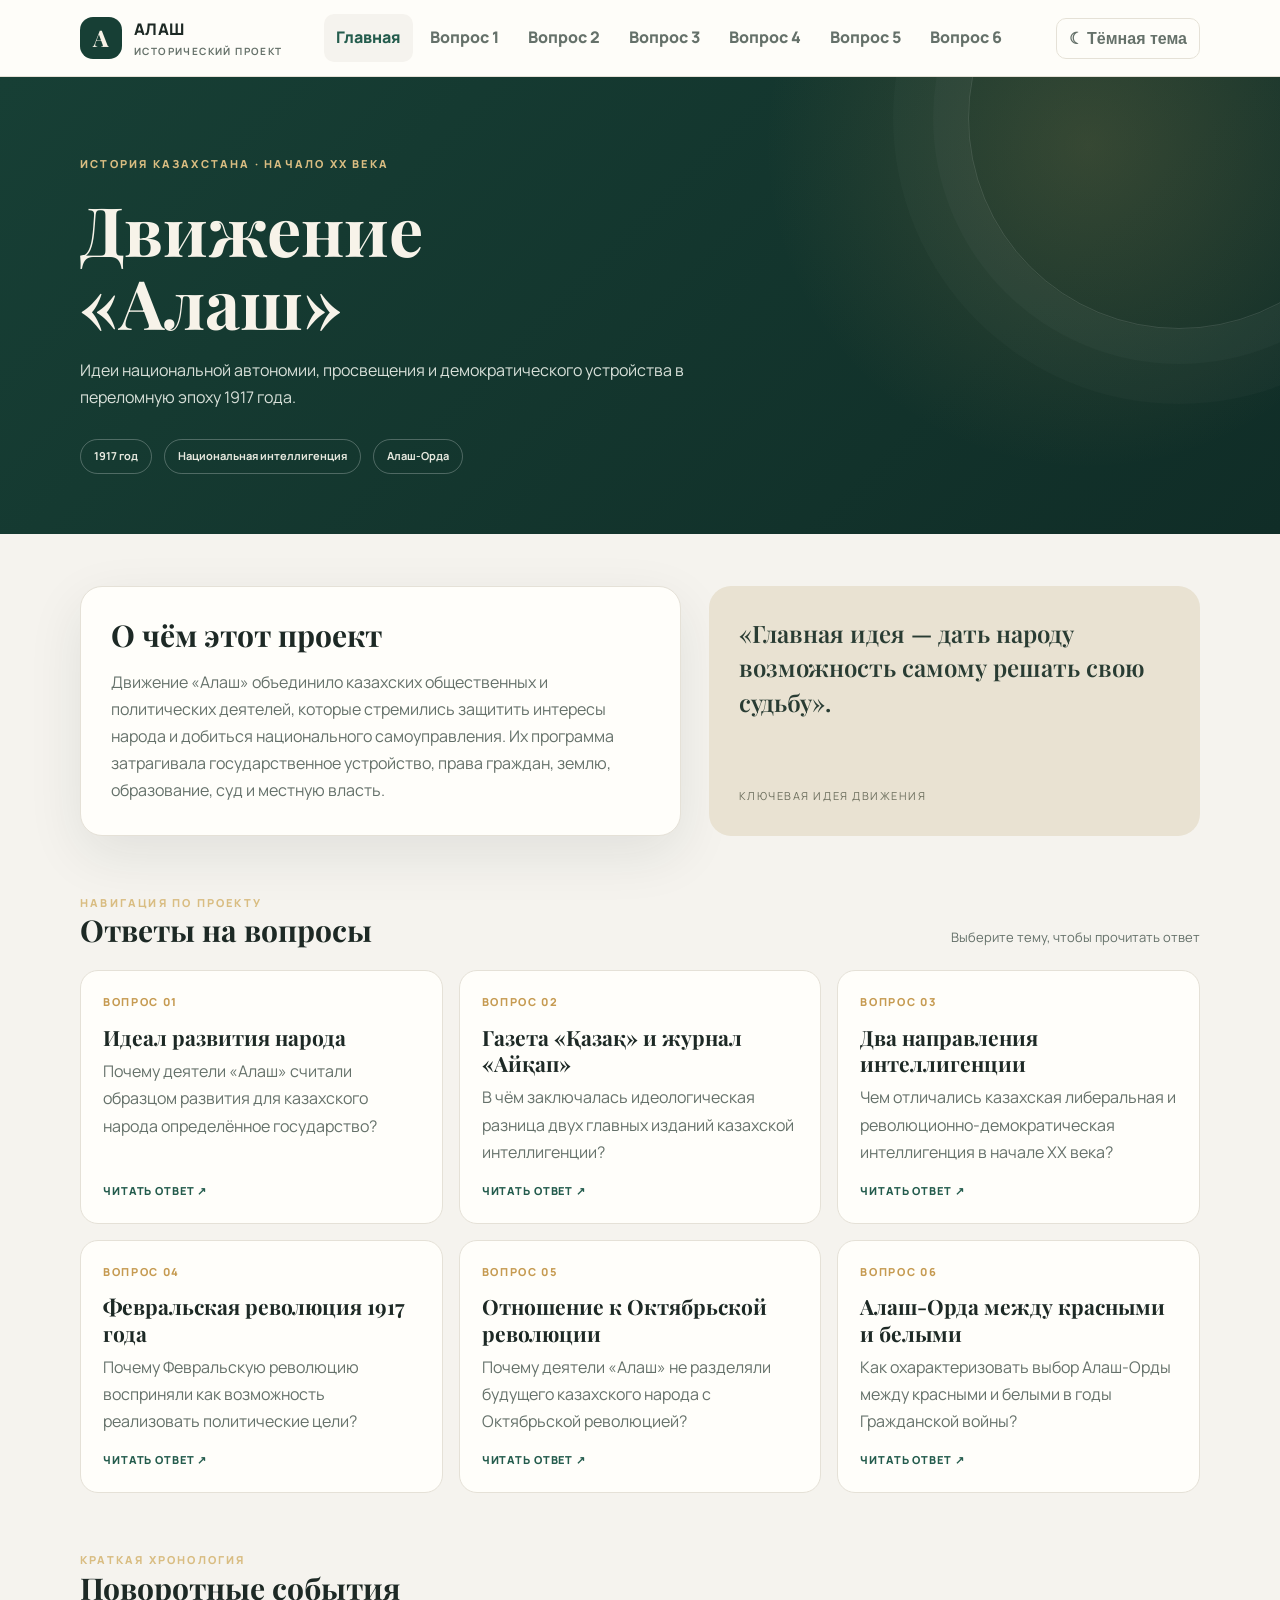
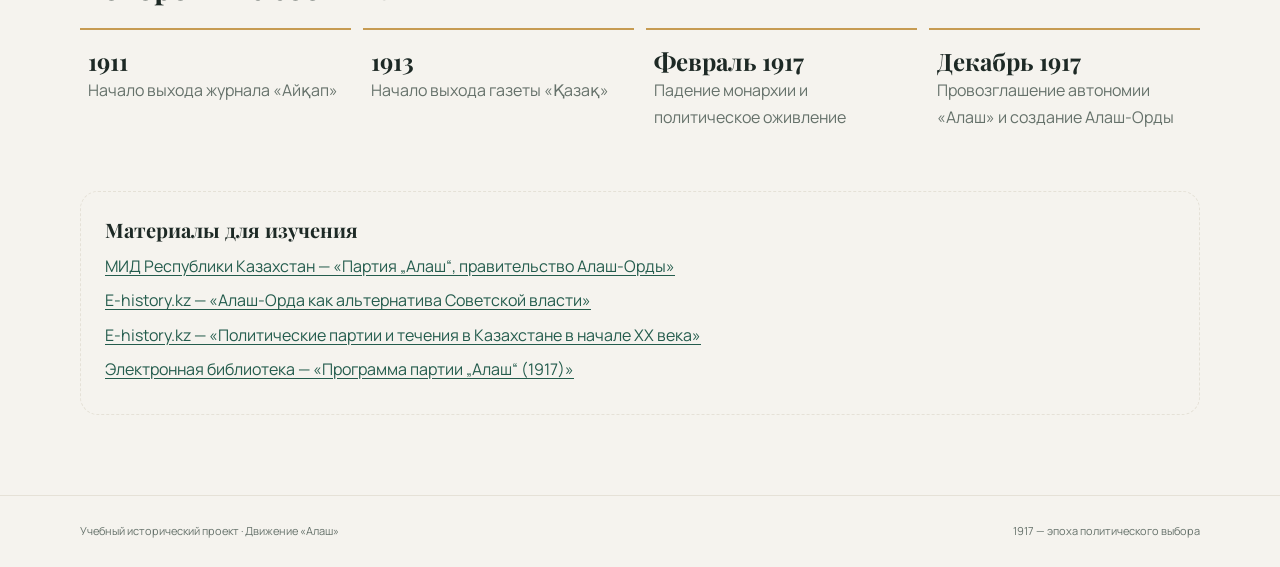
<file: index.html>
<!doctype html><html lang="ru"><head><meta charset="utf-8"><meta name="viewport" content="width=device-width,initial-scale=1"><meta name="description" content="Исторический проект о движении Алаш"><title>Главная — Движение «Алаш»</title><link rel="stylesheet" href="style.css"></head><body>
<header><div class="wrap nav"><a class="brand" href="index.html"><span class="mark">А</span><span>АЛАШ <small>исторический проект</small></span></a><nav><a href="index.html">Главная</a><a href="q1.html">Вопрос 1</a><a href="q2.html">Вопрос 2</a><a href="q3.html">Вопрос 3</a><a href="q4.html">Вопрос 4</a><a href="q5.html">Вопрос 5</a><a href="q6.html">Вопрос 6</a></nav><button class="theme">☾ Тёмная тема</button></div></header><section class="hero"><div class="wrap"><div class="kicker">История Казахстана · начало XX века</div><h1>Движение<br>«Алаш»</h1><p>Идеи национальной автономии, просвещения и демократического устройства в переломную эпоху 1917 года.</p><div class="hero-meta"><span class="pill">1917 год</span><span class="pill">Национальная интеллигенция</span><span class="pill">Алаш-Орда</span></div></div></section>
<main class="wrap"><section class="intro"><div class="panel"><h2>О чём этот проект</h2><p>Движение «Алаш» объединило казахских общественных и политических деятелей, которые стремились защитить интересы народа и добиться национального самоуправления. Их программа затрагивала государственное устройство, права граждан, землю, образование, суд и местную власть.</p></div><div class="quote"><blockquote>«Главная идея — дать народу возможность самому решать свою судьбу».</blockquote><span>Ключевая идея движения</span></div></section>
<div class="section-head"><div><div class="kicker">Навигация по проекту</div><h2 class="section-title">Ответы на вопросы</h2></div><p>Выберите тему, чтобы прочитать ответ</p></div><section class="cards"><a class="qcard" href="q1.html"><span class="number">ВОПРОС 01</span><h3>Идеал развития народа</h3><p>Почему деятели «Алаш» считали образцом развития для казахского народа определённое государство?</p><span class="more">Читать ответ ↗</span></a><a class="qcard" href="q2.html"><span class="number">ВОПРОС 02</span><h3>Газета «Қазақ» и журнал «Айқап»</h3><p>В чём заключалась идеологическая разница двух главных изданий казахской интеллигенции?</p><span class="more">Читать ответ ↗</span></a><a class="qcard" href="q3.html"><span class="number">ВОПРОС 03</span><h3>Два направления интеллигенции</h3><p>Чем отличались казахская либеральная и революционно-демократическая интеллигенция в начале XX века?</p><span class="more">Читать ответ ↗</span></a><a class="qcard" href="q4.html"><span class="number">ВОПРОС 04</span><h3>Февральская революция 1917 года</h3><p>Почему Февральскую революцию восприняли как возможность реализовать политические цели?</p><span class="more">Читать ответ ↗</span></a><a class="qcard" href="q5.html"><span class="number">ВОПРОС 05</span><h3>Отношение к Октябрьской революции</h3><p>Почему деятели «Алаш» не разделяли будущего казахского народа с Октябрьской революцией?</p><span class="more">Читать ответ ↗</span></a><a class="qcard" href="q6.html"><span class="number">ВОПРОС 06</span><h3>Алаш-Орда между красными и белыми</h3><p>Как охарактеризовать выбор Алаш-Орды между красными и белыми в годы Гражданской войны?</p><span class="more">Читать ответ ↗</span></a></section><div class="section-head"><div><div class="kicker">Краткая хронология</div><h2 class="section-title">Поворотные события</h2></div></div><section class="timeline"><div class="event"><b>1911</b><span>Начало выхода журнала «Айқап»</span></div><div class="event"><b>1913</b><span>Начало выхода газеты «Қазақ»</span></div><div class="event"><b>Февраль 1917</b><span>Падение монархии и политическое оживление</span></div><div class="event"><b>Декабрь 1917</b><span>Провозглашение автономии «Алаш» и создание Алаш-Орды</span></div></section>
<div class="sources"><h3>Материалы для изучения</h3>
<a href="https://www.gov.kz/memleket/entities/mfa-london/press/article/details/74414?lang=ru" target="_blank" rel="noopener">МИД Республики Казахстан — «Партия „Алаш“, правительство Алаш-Орды»</a>
<a href="https://e-history.kz/ru/history-of-kazakhstan/show/9204" target="_blank" rel="noopener">E-history.kz — «Алаш-Орда как альтернатива Советской власти»</a>
<a href="https://e-history.kz/media/scorm/392/text/text.htm" target="_blank" rel="noopener">E-history.kz — «Политические партии и течения в Казахстане в начале XX века»</a>
<a href="https://mylibrary.kz/stati/istoriya/programma-partii-alash-1917/" target="_blank" rel="noopener">Электронная библиотека — «Программа партии „Алаш“ (1917)»</a>
</div></main>
<footer><div class="wrap foot"><span>Учебный исторический проект · Движение «Алаш»</span><span>1917 — эпоха политического выбора</span></div></footer><script src="script.js"></script></body></html>
</file>
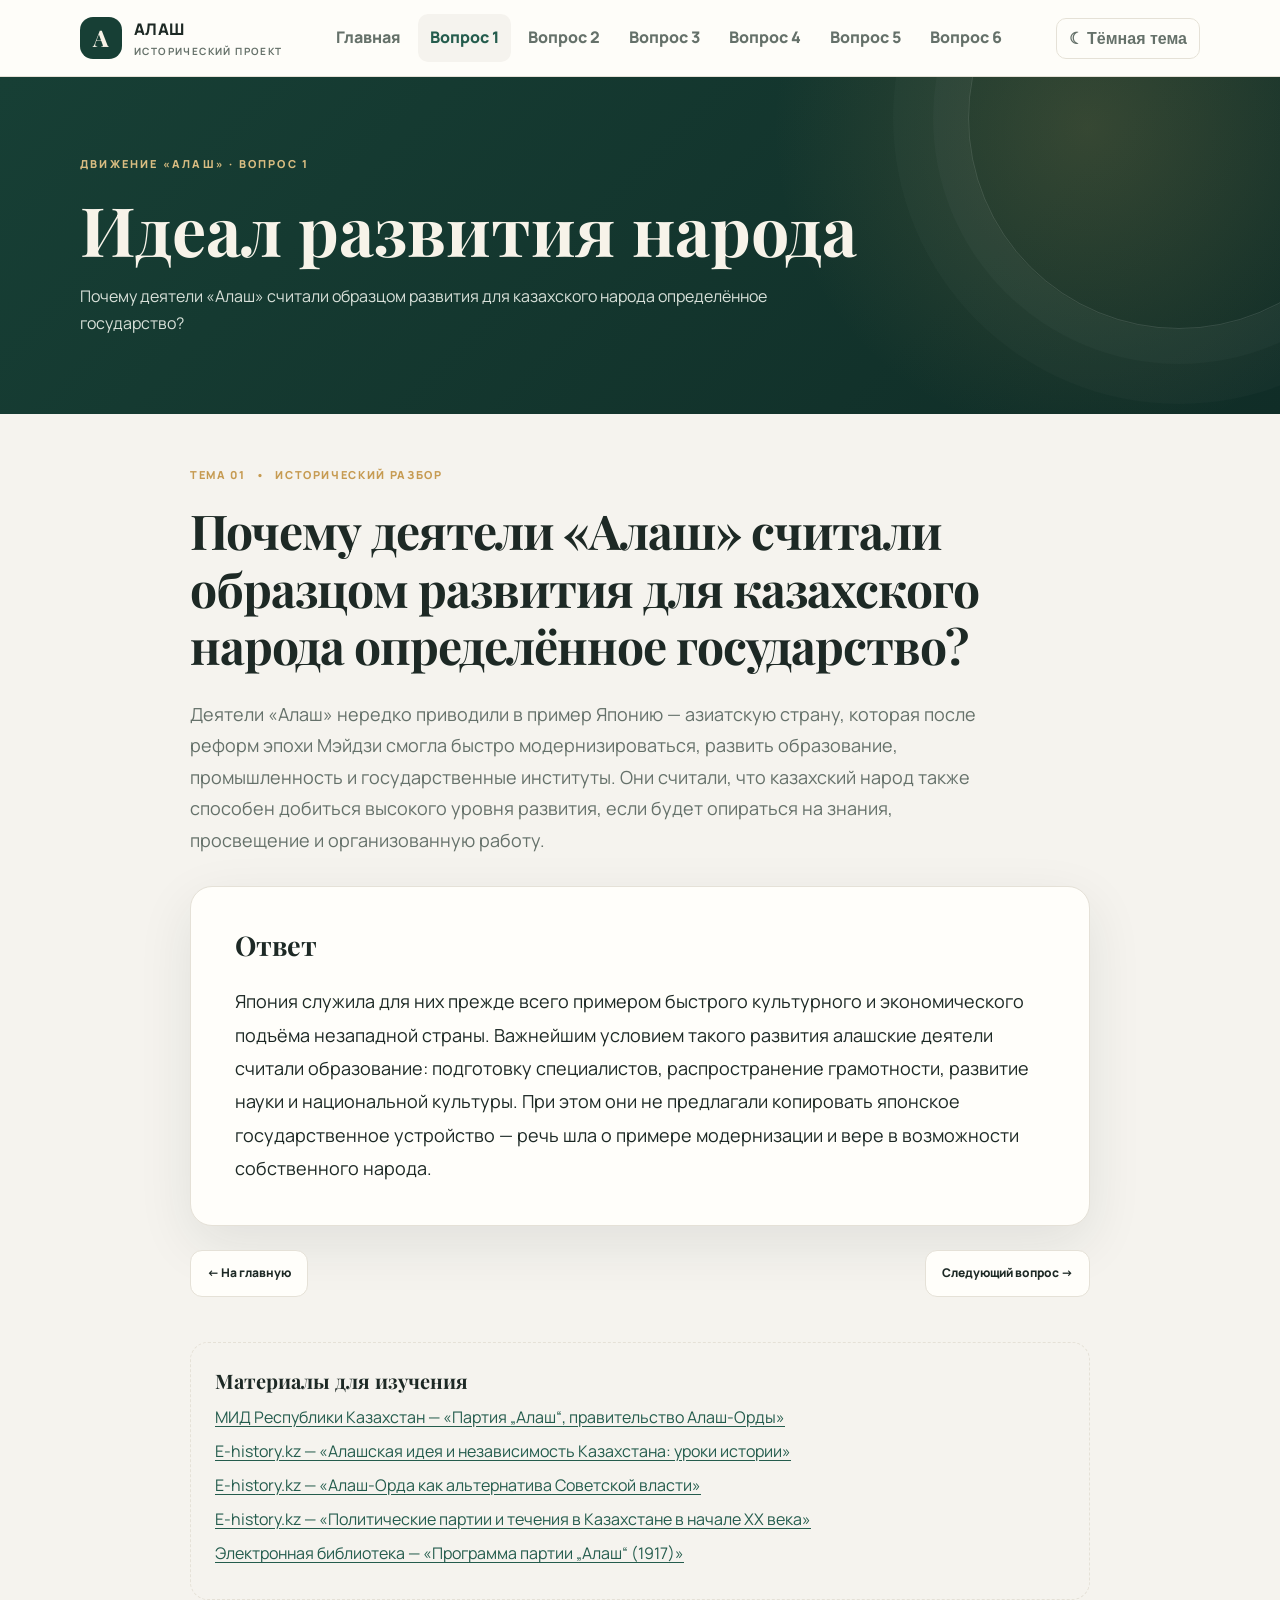
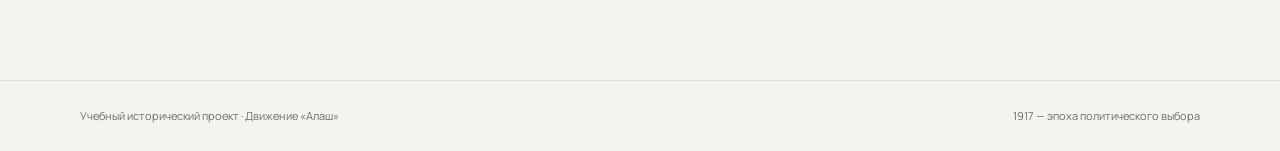
<file: q1.html>
<!doctype html>
<html lang="ru">

<head>
    <meta charset="utf-8">
    <meta name="viewport" content="width=device-width,initial-scale=1">
    <meta name="description" content="Исторический проект о движении Алаш">
    <title>Идеал развития народа — Движение «Алаш»</title>
    <link rel="stylesheet" href="style.css">
</head>

<body>
    <header>
        <div class="wrap nav"><a class="brand" href="index.html"><span class="mark">А</span><span>АЛАШ
                    <small>исторический проект</small></span></a>
            <nav><a href="index.html">Главная</a><a href="q1.html">Вопрос 1</a><a href="q2.html">Вопрос 2</a><a
                    href="q3.html">Вопрос 3</a><a href="q4.html">Вопрос 4</a><a href="q5.html">Вопрос 5</a><a
                    href="q6.html">Вопрос 6</a></nav><button class="theme">☾ Тёмная тема</button>
        </div>
    </header>
    <section class="hero">
        <div class="wrap">
            <div class="kicker">Движение «Алаш» · Вопрос 1</div>
            <h1>Идеал развития народа</h1>
            <p>Почему деятели «Алаш» считали образцом развития для казахского народа определённое государство?</p>
        </div>
    </section>
    <main class="wrap">
        <article class="article">
            <div class="article-top">Тема 01 <span>•</span> Исторический разбор</div>
            <h1>Почему деятели «Алаш» считали образцом развития для казахского народа определённое государство?</h1>
            <p class="lead">Деятели «Алаш» нередко приводили в пример Японию — азиатскую страну, которая после реформ
                эпохи Мэйдзи смогла быстро модернизироваться, развить образование, промышленность и государственные
                институты. Они считали, что казахский народ также способен добиться высокого уровня развития, если будет
                опираться на знания, просвещение и организованную работу.</p>
            <section class="answer">
                <h2>Ответ</h2>
                <p>Япония служила для них прежде всего примером быстрого культурного и экономического подъёма незападной
                    страны. Важнейшим условием такого развития алашские деятели считали образование: подготовку
                    специалистов, распространение грамотности, развитие науки и национальной культуры. При этом они не
                    предлагали копировать японское государственное устройство — речь шла о примере модернизации и вере в
                    возможности собственного народа.</p>
            </section>
            <div class="pager"><a href="index.html">← На главную</a><a href="q2.html">Следующий вопрос →</a></div>
            <div class="sources">
                <h3>Материалы для изучения</h3>
                <a href="https://www.gov.kz/memleket/entities/mfa-london/press/article/details/74414?lang=ru"
                    target="_blank" rel="noopener">МИД Республики Казахстан — «Партия „Алаш“, правительство
                    Алаш-Орды»</a>
                <a href="https://e-history.kz/ru/news/show/5887" target="_blank" rel="noopener">E-history.kz — «Алашская
                    идея и независимость Казахстана: уроки истории»</a>
                <a href="https://e-history.kz/ru/history-of-kazakhstan/show/9204" target="_blank"
                    rel="noopener">E-history.kz — «Алаш-Орда как альтернатива Советской власти»</a>
                <a href="https://e-history.kz/media/scorm/392/text/text.htm" target="_blank" rel="noopener">E-history.kz
                    — «Политические партии и течения в Казахстане в начале XX века»</a>
                <a href="https://mylibrary.kz/stati/istoriya/programma-partii-alash-1917/" target="_blank"
                    rel="noopener">Электронная библиотека — «Программа партии „Алаш“ (1917)»</a>
            </div>
        </article>
    </main>
    <footer>
        <div class="wrap foot"><span>Учебный исторический проект · Движение «Алаш»</span><span>1917 — эпоха
                политического выбора</span></div>
    </footer>
    <script src="script.js"></script>
</body>

</html>
</file>
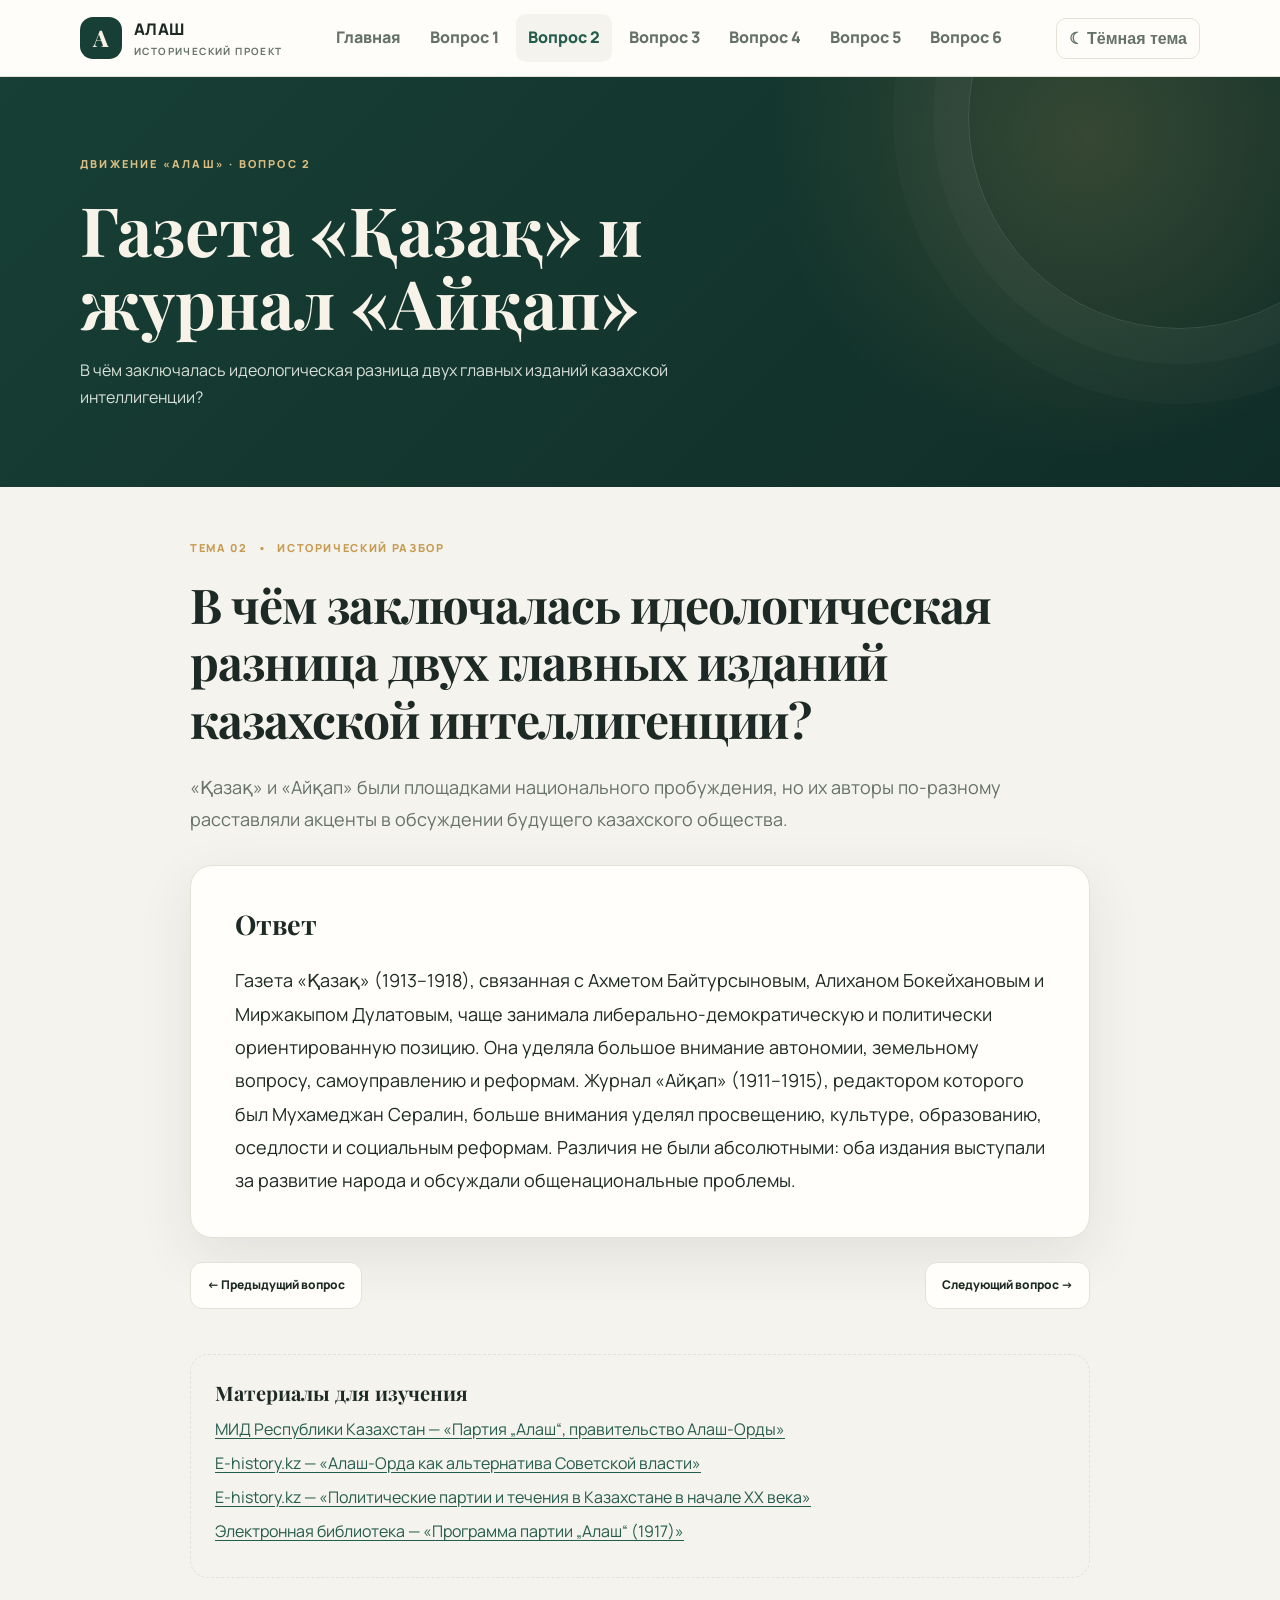
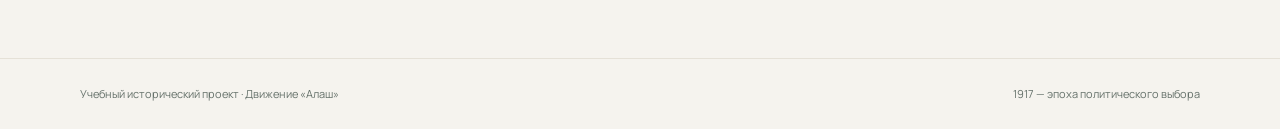
<file: q2.html>
<!doctype html>
<html lang="ru">

<head>
    <meta charset="utf-8">
    <meta name="viewport" content="width=device-width,initial-scale=1">
    <meta name="description" content="Исторический проект о движении Алаш">
    <title>Газета «Қазақ» и журнал «Айқап» — Движение «Алаш»</title>
    <link rel="stylesheet" href="style.css">
</head>

<body>
    <header>
        <div class="wrap nav"><a class="brand" href="index.html"><span class="mark">А</span><span>АЛАШ
                    <small>исторический проект</small></span></a>
            <nav><a href="index.html">Главная</a><a href="q1.html">Вопрос 1</a><a href="q2.html">Вопрос 2</a><a
                    href="q3.html">Вопрос 3</a><a href="q4.html">Вопрос 4</a><a href="q5.html">Вопрос 5</a><a
                    href="q6.html">Вопрос 6</a></nav><button class="theme">☾ Тёмная тема</button>
        </div>
    </header>
    <section class="hero">
        <div class="wrap">
            <div class="kicker">Движение «Алаш» · Вопрос 2</div>
            <h1>Газета «Қазақ» и журнал «Айқап»</h1>
            <p>В чём заключалась идеологическая разница двух главных изданий казахской интеллигенции?</p>
        </div>
    </section>
    <main class="wrap">
        <article class="article">
            <div class="article-top">Тема 02 <span>•</span> Исторический разбор</div>
            <h1>В чём заключалась идеологическая разница двух главных изданий казахской интеллигенции?</h1>
            <p class="lead">«Қазақ» и «Айқап» были площадками национального пробуждения, но их авторы по-разному
                расставляли акценты в обсуждении будущего казахского общества.</p>
            <section class="answer">
                <h2>Ответ</h2>
                <p>Газета «Қазақ» (1913–1918), связанная с Ахметом Байтурсыновым, Алиханом Бокейхановым и Миржакыпом
                    Дулатовым, чаще занимала либерально-демократическую и политически ориентированную позицию. Она
                    уделяла большое внимание автономии, земельному вопросу, самоуправлению и реформам. Журнал «Айқап»
                    (1911–1915), редактором которого был Мухамеджан Сералин, больше внимания уделял просвещению,
                    культуре, образованию, оседлости и социальным реформам. Различия не были абсолютными: оба издания
                    выступали за развитие народа и обсуждали общенациональные проблемы.</p>
            </section>
            <div class="pager"><a href="q1.html">← Предыдущий вопрос</a><a href="q3.html">Следующий вопрос →</a></div>
            <div class="sources">
                <h3>Материалы для изучения</h3>
                <a href="https://www.gov.kz/memleket/entities/mfa-london/press/article/details/74414?lang=ru"
                    target="_blank" rel="noopener">МИД Республики Казахстан — «Партия „Алаш“, правительство
                    Алаш-Орды»</a>
                <a href="https://e-history.kz/ru/history-of-kazakhstan/show/9204" target="_blank"
                    rel="noopener">E-history.kz — «Алаш-Орда как альтернатива Советской власти»</a>
                <a href="https://e-history.kz/media/scorm/392/text/text.htm" target="_blank" rel="noopener">E-history.kz
                    — «Политические партии и течения в Казахстане в начале XX века»</a>
                <a href="https://mylibrary.kz/stati/istoriya/programma-partii-alash-1917/" target="_blank"
                    rel="noopener">Электронная библиотека — «Программа партии „Алаш“ (1917)»</a>
            </div>
        </article>
    </main>
    <footer>
        <div class="wrap foot"><span>Учебный исторический проект · Движение «Алаш»</span><span>1917 — эпоха
                политического выбора</span></div>
    </footer>
    <script src="script.js"></script>
</body>

</html>
</file>
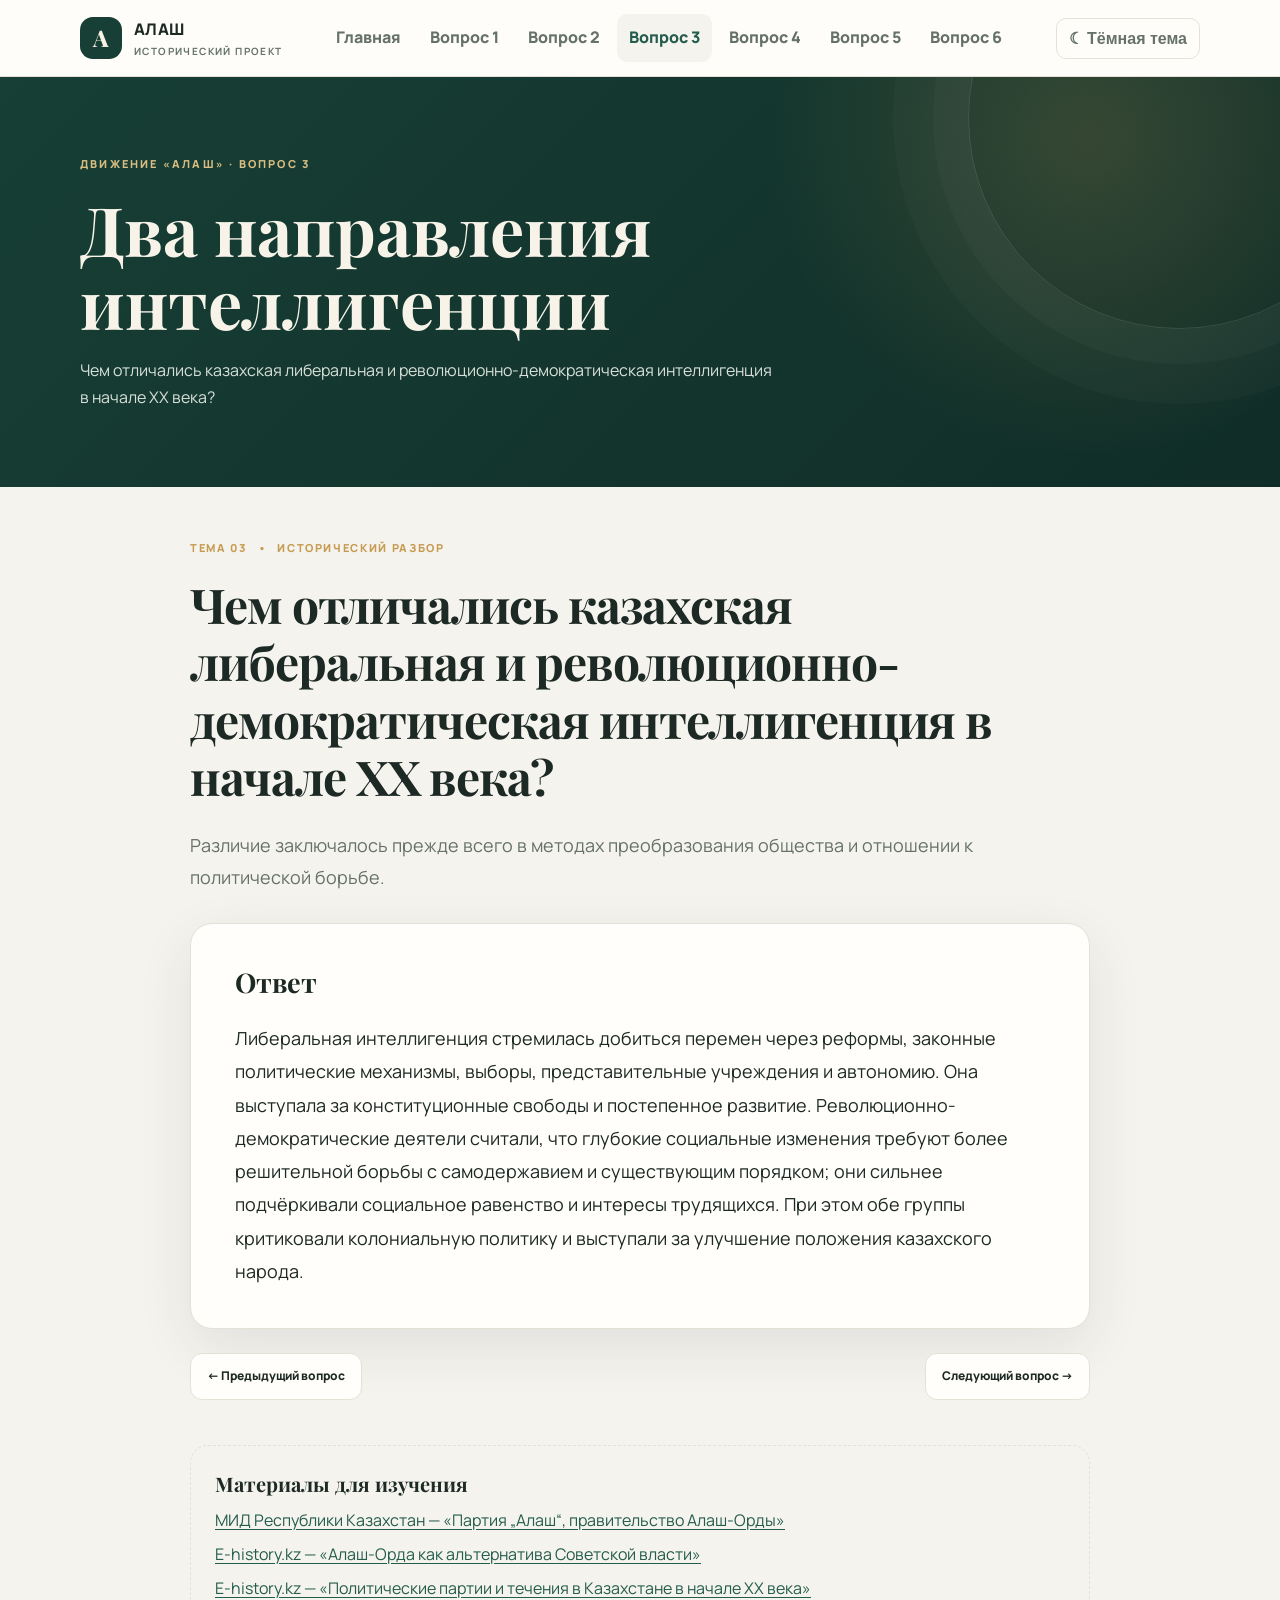
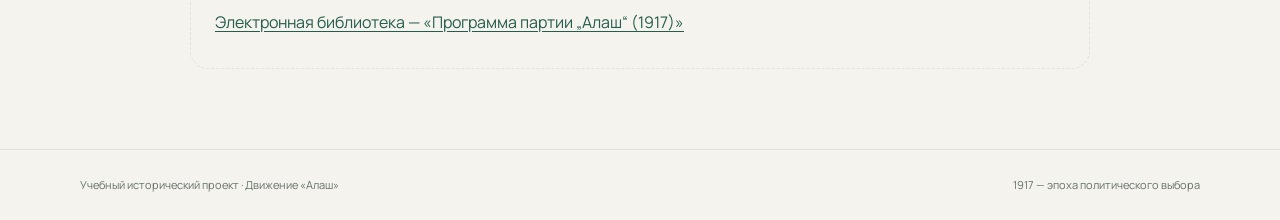
<file: q3.html>
<!doctype html>
<html lang="ru">

<head>
    <meta charset="utf-8">
    <meta name="viewport" content="width=device-width,initial-scale=1">
    <meta name="description" content="Исторический проект о движении Алаш">
    <title>Два направления интеллигенции — Движение «Алаш»</title>
    <link rel="stylesheet" href="style.css">
</head>

<body>
    <header>
        <div class="wrap nav"><a class="brand" href="index.html"><span class="mark">А</span><span>АЛАШ
                    <small>исторический проект</small></span></a>
            <nav><a href="index.html">Главная</a><a href="q1.html">Вопрос 1</a><a href="q2.html">Вопрос 2</a><a
                    href="q3.html">Вопрос 3</a><a href="q4.html">Вопрос 4</a><a href="q5.html">Вопрос 5</a><a
                    href="q6.html">Вопрос 6</a></nav><button class="theme">☾ Тёмная тема</button>
        </div>
    </header>
    <section class="hero">
        <div class="wrap">
            <div class="kicker">Движение «Алаш» · Вопрос 3</div>
            <h1>Два направления интеллигенции</h1>
            <p>Чем отличались казахская либеральная и революционно-демократическая интеллигенция в начале XX века?</p>
        </div>
    </section>
    <main class="wrap">
        <article class="article">
            <div class="article-top">Тема 03 <span>•</span> Исторический разбор</div>
            <h1>Чем отличались казахская либеральная и революционно-демократическая интеллигенция в начале XX века?</h1>
            <p class="lead">Различие заключалось прежде всего в методах преобразования общества и отношении к
                политической борьбе.</p>
            <section class="answer">
                <h2>Ответ</h2>
                <p>Либеральная интеллигенция стремилась добиться перемен через реформы, законные политические механизмы,
                    выборы, представительные учреждения и автономию. Она выступала за конституционные свободы и
                    постепенное развитие. Революционно-демократические деятели считали, что глубокие социальные
                    изменения требуют более решительной борьбы с самодержавием и существующим порядком; они сильнее
                    подчёркивали социальное равенство и интересы трудящихся. При этом обе группы критиковали
                    колониальную политику и выступали за улучшение положения казахского народа.</p>
            </section>
            <div class="pager"><a href="q2.html">← Предыдущий вопрос</a><a href="q4.html">Следующий вопрос →</a></div>
            <div class="sources">
                <h3>Материалы для изучения</h3>
                <a href="https://www.gov.kz/memleket/entities/mfa-london/press/article/details/74414?lang=ru"
                    target="_blank" rel="noopener">МИД Республики Казахстан — «Партия „Алаш“, правительство
                    Алаш-Орды»</a>
                <a href="https://e-history.kz/ru/history-of-kazakhstan/show/9204" target="_blank"
                    rel="noopener">E-history.kz — «Алаш-Орда как альтернатива Советской власти»</a>
                <a href="https://e-history.kz/media/scorm/392/text/text.htm" target="_blank" rel="noopener">E-history.kz
                    — «Политические партии и течения в Казахстане в начале XX века»</a>
                <a href="https://mylibrary.kz/stati/istoriya/programma-partii-alash-1917/" target="_blank"
                    rel="noopener">Электронная библиотека — «Программа партии „Алаш“ (1917)»</a>
            </div>
        </article>
    </main>
    <footer>
        <div class="wrap foot"><span>Учебный исторический проект · Движение «Алаш»</span><span>1917 — эпоха
                политического выбора</span></div>
    </footer>
    <script src="script.js"></script>
</body>

</html>
</file>
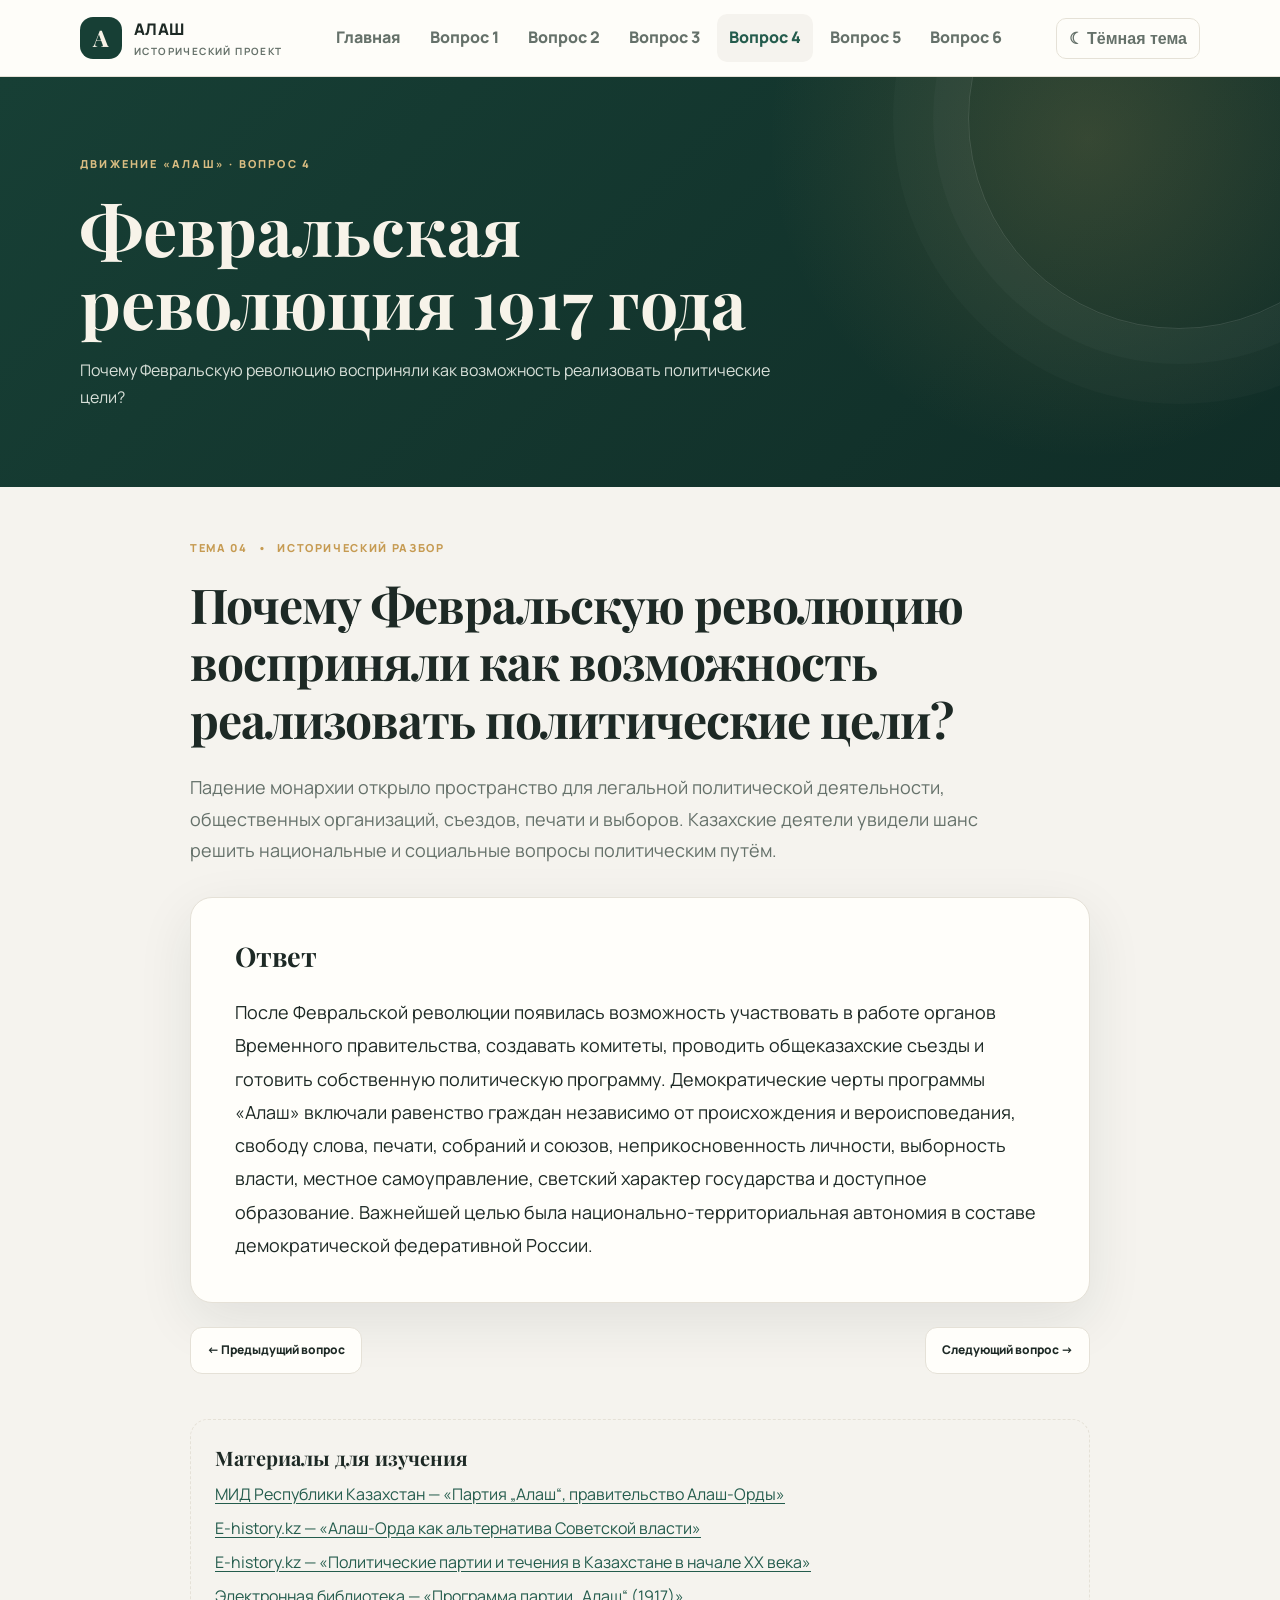
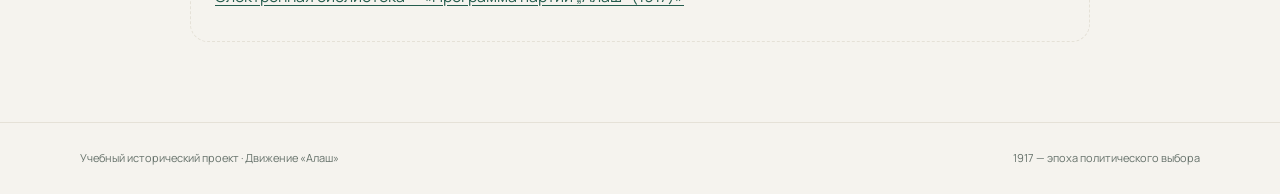
<file: q4.html>
<!doctype html>
<html lang="ru">

<head>
    <meta charset="utf-8">
    <meta name="viewport" content="width=device-width,initial-scale=1">
    <meta name="description" content="Исторический проект о движении Алаш">
    <title>Февральская революция 1917 года — Движение «Алаш»</title>
    <link rel="stylesheet" href="style.css">
</head>

<body>
    <header>
        <div class="wrap nav"><a class="brand" href="index.html"><span class="mark">А</span><span>АЛАШ
                    <small>исторический проект</small></span></a>
            <nav><a href="index.html">Главная</a><a href="q1.html">Вопрос 1</a><a href="q2.html">Вопрос 2</a><a
                    href="q3.html">Вопрос 3</a><a href="q4.html">Вопрос 4</a><a href="q5.html">Вопрос 5</a><a
                    href="q6.html">Вопрос 6</a></nav><button class="theme">☾ Тёмная тема</button>
        </div>
    </header>
    <section class="hero">
        <div class="wrap">
            <div class="kicker">Движение «Алаш» · Вопрос 4</div>
            <h1>Февральская революция 1917 года</h1>
            <p>Почему Февральскую революцию восприняли как возможность реализовать политические цели?</p>
        </div>
    </section>
    <main class="wrap">
        <article class="article">
            <div class="article-top">Тема 04 <span>•</span> Исторический разбор</div>
            <h1>Почему Февральскую революцию восприняли как возможность реализовать политические цели?</h1>
            <p class="lead">Падение монархии открыло пространство для легальной политической деятельности, общественных
                организаций, съездов, печати и выборов. Казахские деятели увидели шанс решить национальные и социальные
                вопросы политическим путём.</p>
            <section class="answer">
                <h2>Ответ</h2>
                <p>После Февральской революции появилась возможность участвовать в работе органов Временного
                    правительства, создавать комитеты, проводить общеказахские съезды и готовить собственную
                    политическую программу. Демократические черты программы «Алаш» включали равенство граждан независимо
                    от происхождения и вероисповедания, свободу слова, печати, собраний и союзов, неприкосновенность
                    личности, выборность власти, местное самоуправление, светский характер государства и доступное
                    образование. Важнейшей целью была национально-территориальная автономия в составе демократической
                    федеративной России.</p>
            </section>
            <div class="pager"><a href="q3.html">← Предыдущий вопрос</a><a href="q5.html">Следующий вопрос →</a></div>
            <div class="sources">
                <h3>Материалы для изучения</h3>
                <a href="https://www.gov.kz/memleket/entities/mfa-london/press/article/details/74414?lang=ru"
                    target="_blank" rel="noopener">МИД Республики Казахстан — «Партия „Алаш“, правительство
                    Алаш-Орды»</a>
                <a href="https://e-history.kz/ru/history-of-kazakhstan/show/9204" target="_blank"
                    rel="noopener">E-history.kz — «Алаш-Орда как альтернатива Советской власти»</a>
                <a href="https://e-history.kz/media/scorm/392/text/text.htm" target="_blank" rel="noopener">E-history.kz
                    — «Политические партии и течения в Казахстане в начале XX века»</a>
                <a href="https://mylibrary.kz/stati/istoriya/programma-partii-alash-1917/" target="_blank"
                    rel="noopener">Электронная библиотека — «Программа партии „Алаш“ (1917)»</a>
            </div>
        </article>
    </main>
    <footer>
        <div class="wrap foot"><span>Учебный исторический проект · Движение «Алаш»</span><span>1917 — эпоха
                политического выбора</span></div>
    </footer>
    <script src="script.js"></script>
</body>

</html>
</file>
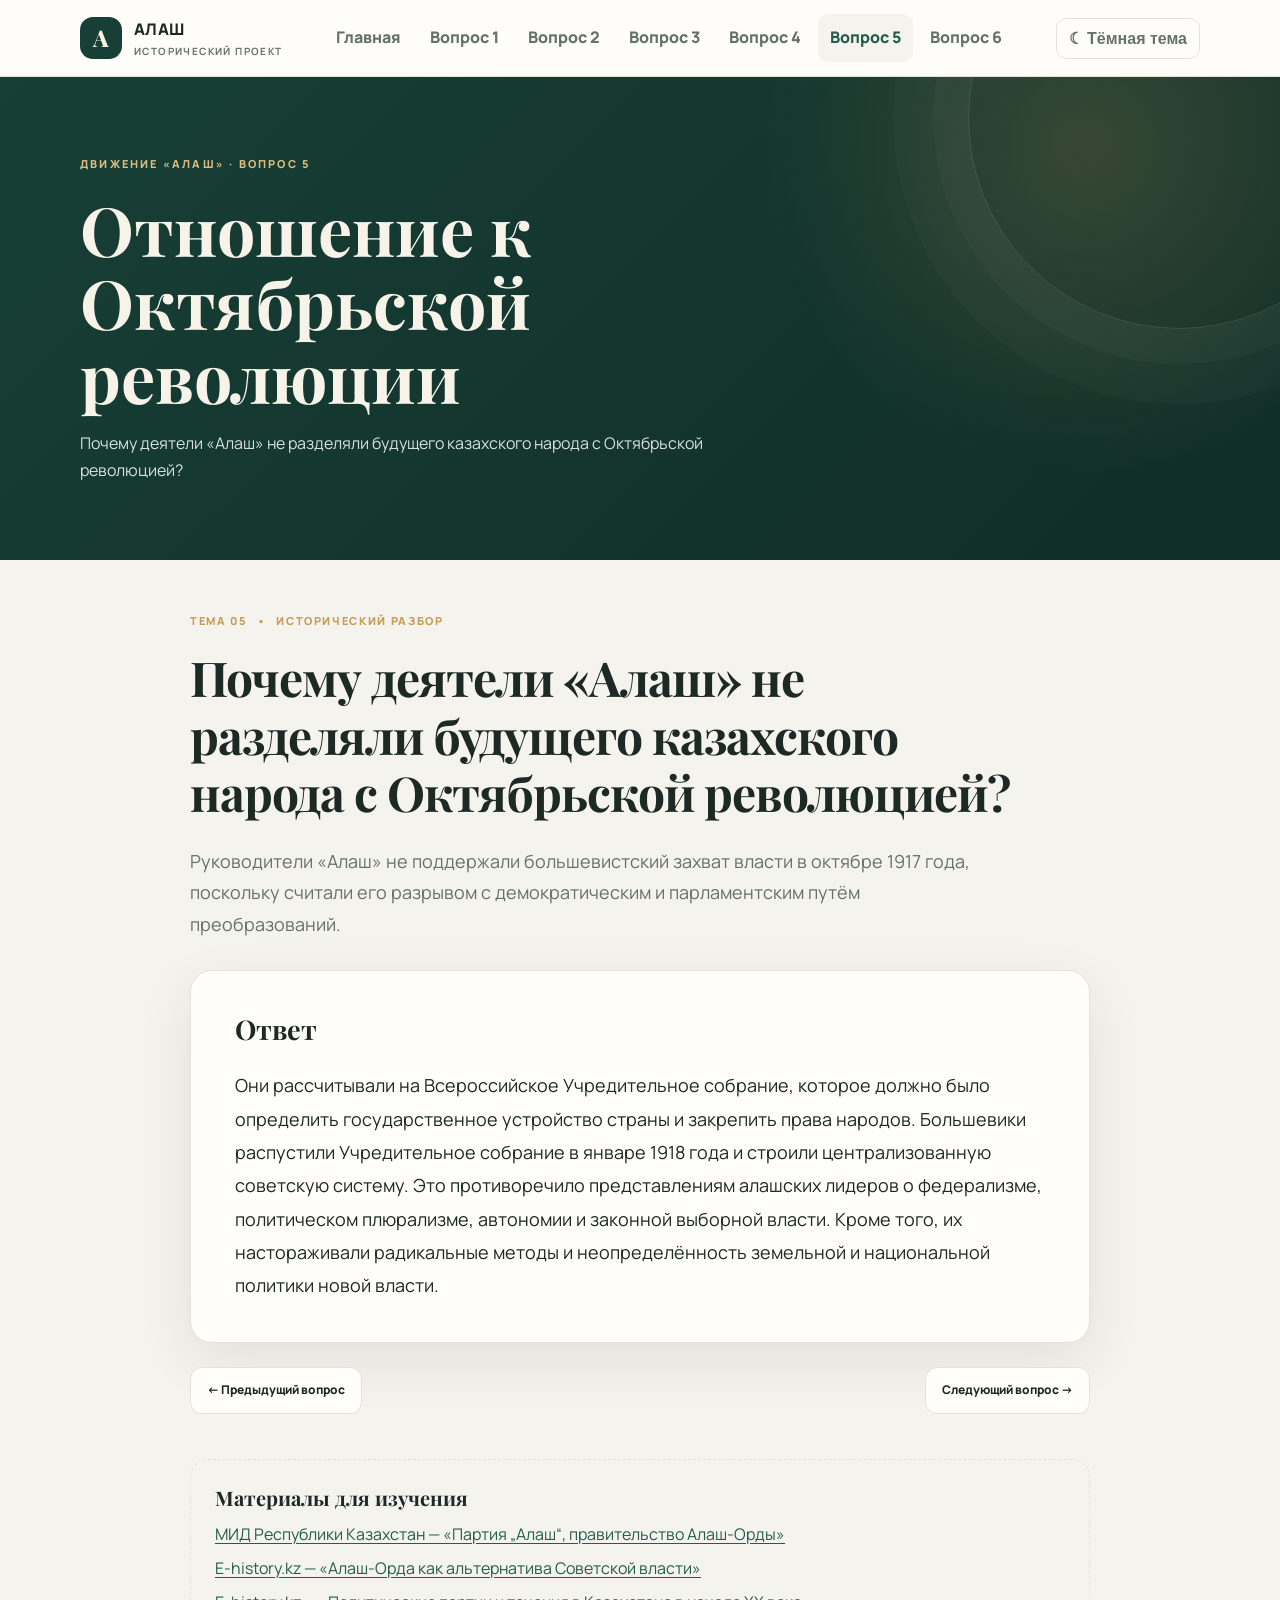
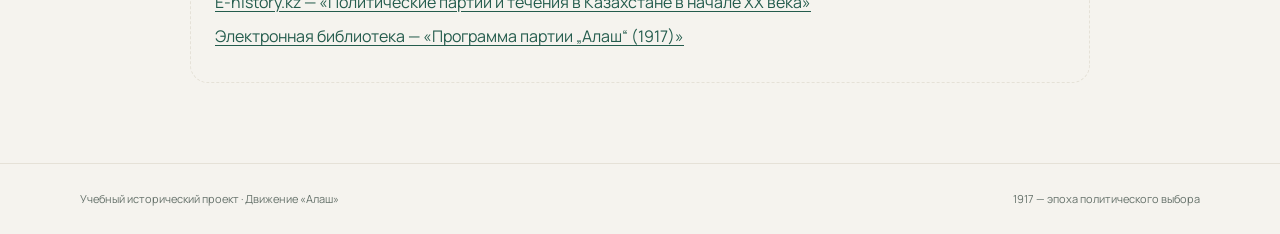
<file: q5.html>
<!doctype html>
<html lang="ru">

<head>
    <meta charset="utf-8">
    <meta name="viewport" content="width=device-width,initial-scale=1">
    <meta name="description" content="Исторический проект о движении Алаш">
    <title>Отношение к Октябрьской революции — Движение «Алаш»</title>
    <link rel="stylesheet" href="style.css">
</head>

<body>
    <header>
        <div class="wrap nav"><a class="brand" href="index.html"><span class="mark">А</span><span>АЛАШ
                    <small>исторический проект</small></span></a>
            <nav><a href="index.html">Главная</a><a href="q1.html">Вопрос 1</a><a href="q2.html">Вопрос 2</a><a
                    href="q3.html">Вопрос 3</a><a href="q4.html">Вопрос 4</a><a href="q5.html">Вопрос 5</a><a
                    href="q6.html">Вопрос 6</a></nav><button class="theme">☾ Тёмная тема</button>
        </div>
    </header>
    <section class="hero">
        <div class="wrap">
            <div class="kicker">Движение «Алаш» · Вопрос 5</div>
            <h1>Отношение к Октябрьской революции</h1>
            <p>Почему деятели «Алаш» не разделяли будущего казахского народа с Октябрьской революцией?</p>
        </div>
    </section>
    <main class="wrap">
        <article class="article">
            <div class="article-top">Тема 05 <span>•</span> Исторический разбор</div>
            <h1>Почему деятели «Алаш» не разделяли будущего казахского народа с Октябрьской революцией?</h1>
            <p class="lead">Руководители «Алаш» не поддержали большевистский захват власти в октябре 1917 года,
                поскольку считали его разрывом с демократическим и парламентским путём преобразований.</p>
            <section class="answer">
                <h2>Ответ</h2>
                <p>Они рассчитывали на Всероссийское Учредительное собрание, которое должно было определить
                    государственное устройство страны и закрепить права народов. Большевики распустили Учредительное
                    собрание в январе 1918 года и строили централизованную советскую систему. Это противоречило
                    представлениям алашских лидеров о федерализме, политическом плюрализме, автономии и законной
                    выборной власти. Кроме того, их настораживали радикальные методы и неопределённость земельной и
                    национальной политики новой власти.</p>
            </section>
            <div class="pager"><a href="q4.html">← Предыдущий вопрос</a><a href="q6.html">Следующий вопрос →</a></div>
            <div class="sources">
                <h3>Материалы для изучения</h3>
                <a href="https://www.gov.kz/memleket/entities/mfa-london/press/article/details/74414?lang=ru"
                    target="_blank" rel="noopener">МИД Республики Казахстан — «Партия „Алаш“, правительство
                    Алаш-Орды»</a>
                <a href="https://e-history.kz/ru/history-of-kazakhstan/show/9204" target="_blank"
                    rel="noopener">E-history.kz — «Алаш-Орда как альтернатива Советской власти»</a>
                <a href="https://e-history.kz/media/scorm/392/text/text.htm" target="_blank" rel="noopener">E-history.kz
                    — «Политические партии и течения в Казахстане в начале XX века»</a>
                <a href="https://mylibrary.kz/stati/istoriya/programma-partii-alash-1917/" target="_blank"
                    rel="noopener">Электронная библиотека — «Программа партии „Алаш“ (1917)»</a>
            </div>
        </article>
    </main>
    <footer>
        <div class="wrap foot"><span>Учебный исторический проект · Движение «Алаш»</span><span>1917 — эпоха
                политического выбора</span></div>
    </footer>
    <script src="script.js"></script>
</body>

</html>
</file>
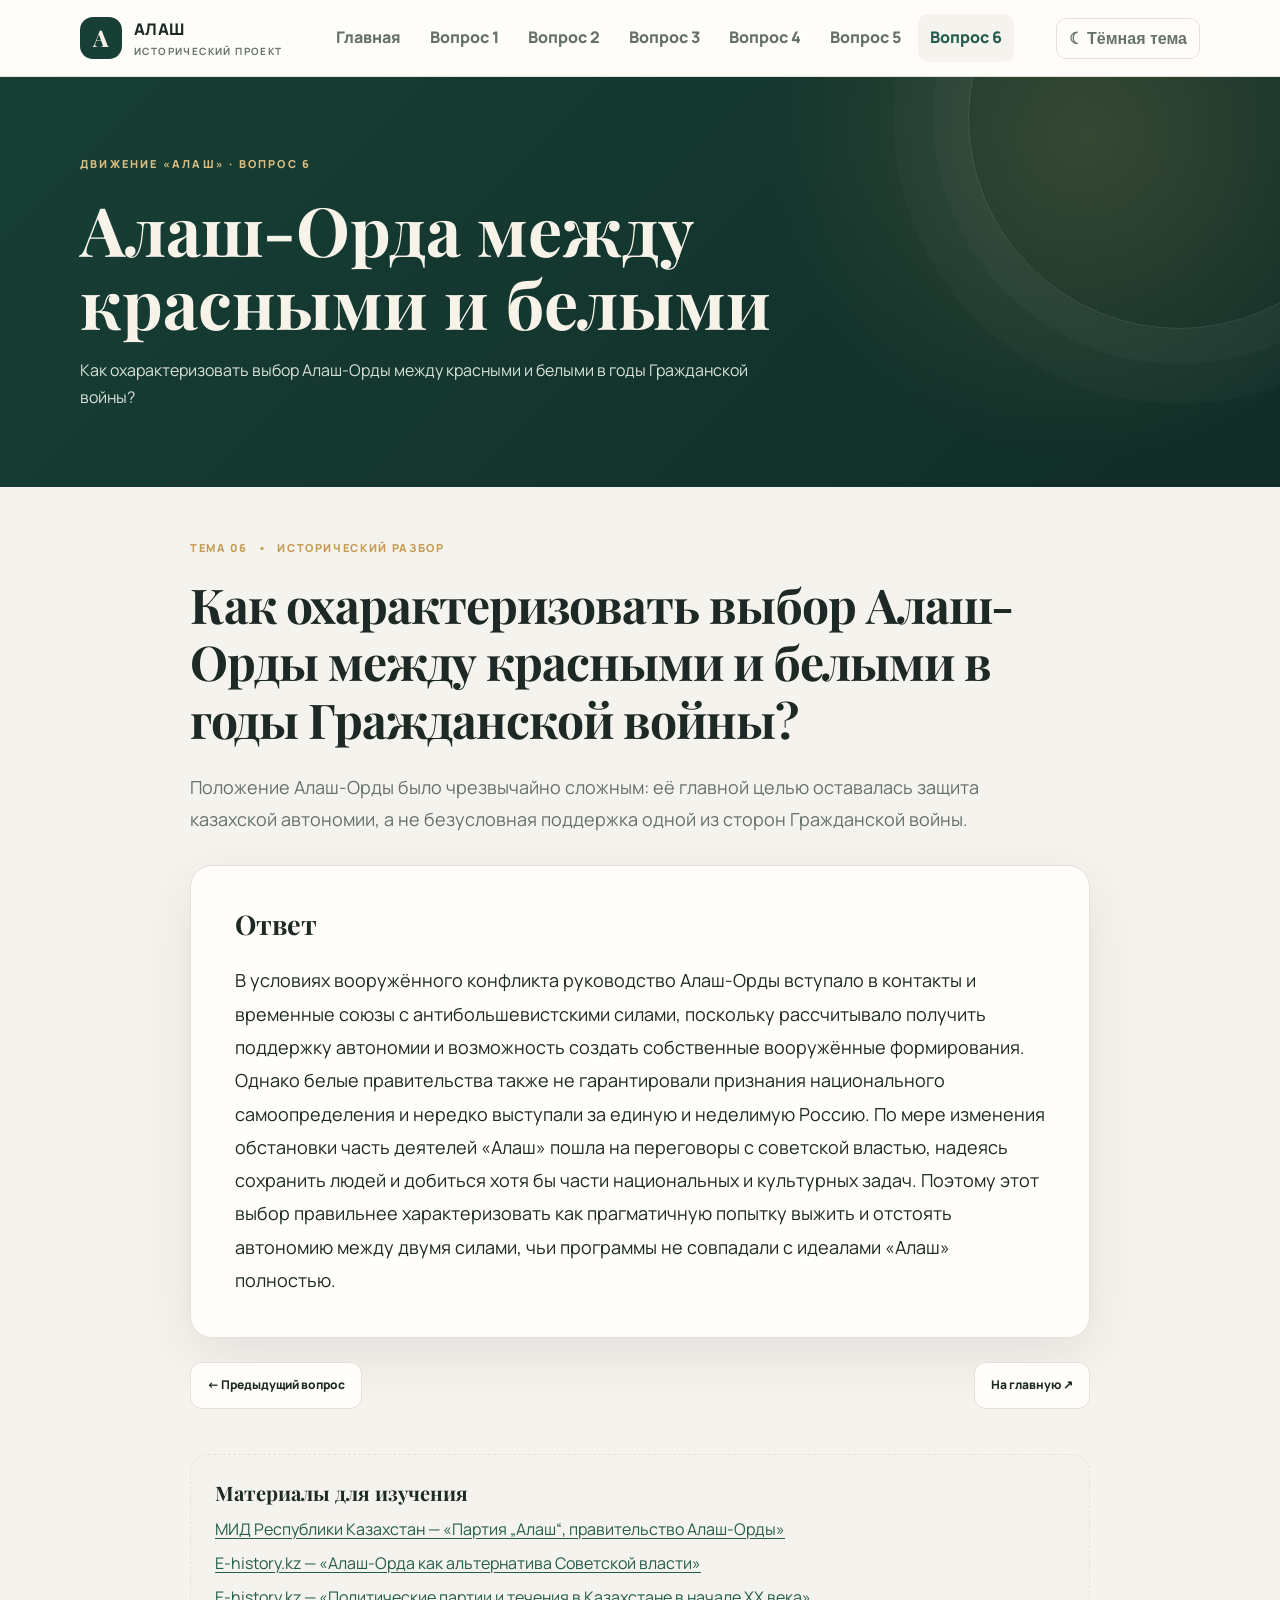
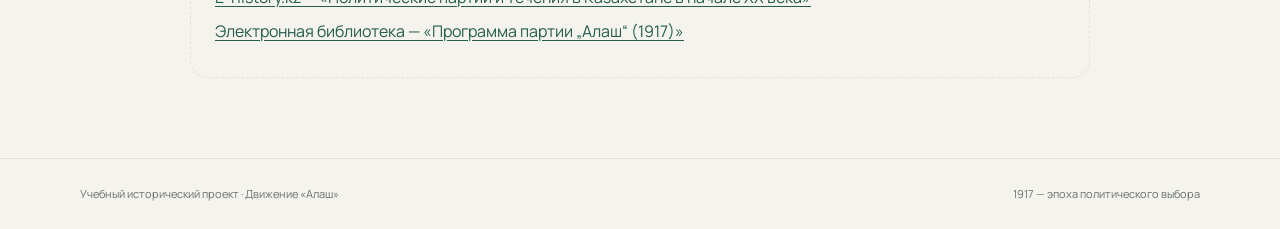
<file: q6.html>
<!doctype html>
<html lang="ru">

<head>
    <meta charset="utf-8">
    <meta name="viewport" content="width=device-width,initial-scale=1">
    <meta name="description" content="Исторический проект о движении Алаш">
    <title>Алаш-Орда между красными и белыми — Движение «Алаш»</title>
    <link rel="stylesheet" href="style.css">
</head>

<body>
    <header>
        <div class="wrap nav"><a class="brand" href="index.html"><span class="mark">А</span><span>АЛАШ
                    <small>исторический проект</small></span></a>
            <nav><a href="index.html">Главная</a><a href="q1.html">Вопрос 1</a><a href="q2.html">Вопрос 2</a><a
                    href="q3.html">Вопрос 3</a><a href="q4.html">Вопрос 4</a><a href="q5.html">Вопрос 5</a><a
                    href="q6.html">Вопрос 6</a></nav><button class="theme">☾ Тёмная тема</button>
        </div>
    </header>
    <section class="hero">
        <div class="wrap">
            <div class="kicker">Движение «Алаш» · Вопрос 6</div>
            <h1>Алаш-Орда между красными и белыми</h1>
            <p>Как охарактеризовать выбор Алаш-Орды между красными и белыми в годы Гражданской войны?</p>
        </div>
    </section>
    <main class="wrap">
        <article class="article">
            <div class="article-top">Тема 06 <span>•</span> Исторический разбор</div>
            <h1>Как охарактеризовать выбор Алаш-Орды между красными и белыми в годы Гражданской войны?</h1>
            <p class="lead">Положение Алаш-Орды было чрезвычайно сложным: её главной целью оставалась защита казахской
                автономии, а не безусловная поддержка одной из сторон Гражданской войны.</p>
            <section class="answer">
                <h2>Ответ</h2>
                <p>В условиях вооружённого конфликта руководство Алаш-Орды вступало в контакты и временные союзы с
                    антибольшевистскими силами, поскольку рассчитывало получить поддержку автономии и возможность
                    создать собственные вооружённые формирования. Однако белые правительства также не гарантировали
                    признания национального самоопределения и нередко выступали за единую и неделимую Россию. По мере
                    изменения обстановки часть деятелей «Алаш» пошла на переговоры с советской властью, надеясь
                    сохранить людей и добиться хотя бы части национальных и культурных задач. Поэтому этот выбор
                    правильнее характеризовать как прагматичную попытку выжить и отстоять автономию между двумя силами,
                    чьи программы не совпадали с идеалами «Алаш» полностью.</p>
            </section>
            <div class="pager"><a href="q5.html">← Предыдущий вопрос</a><a href="index.html">На главную ↗</a></div>
            <div class="sources">
                <h3>Материалы для изучения</h3>
                <a href="https://www.gov.kz/memleket/entities/mfa-london/press/article/details/74414?lang=ru"
                    target="_blank" rel="noopener">МИД Республики Казахстан — «Партия „Алаш“, правительство
                    Алаш-Орды»</a>
                <a href="https://e-history.kz/ru/history-of-kazakhstan/show/9204" target="_blank"
                    rel="noopener">E-history.kz — «Алаш-Орда как альтернатива Советской власти»</a>
                <a href="https://e-history.kz/media/scorm/392/text/text.htm" target="_blank" rel="noopener">E-history.kz
                    — «Политические партии и течения в Казахстане в начале XX века»</a>
                <a href="https://mylibrary.kz/stati/istoriya/programma-partii-alash-1917/" target="_blank"
                    rel="noopener">Электронная библиотека — «Программа партии „Алаш“ (1917)»</a>
            </div>
        </article>
    </main>
    <footer>
        <div class="wrap foot"><span>Учебный исторический проект · Движение «Алаш»</span><span>1917 — эпоха
                политического выбора</span></div>
    </footer>
    <script src="script.js"></script>
</body>

</html>
</file>
<file: style.css>
@import url('https://fonts.googleapis.com/css2?family=Manrope:wght@400;500;600;700;800&family=Playfair+Display:wght@600;700&display=swap');

:root {
    --bg: #f5f3ee;
    --paper: #fffefa;
    --ink: #1d2925;
    --muted: #65716a;
    --green: #173f35;
    --green2: #245c4d;
    --gold: #c69b52;
    --line: #e5e1d7;
    --shadow: 0 18px 55px rgba(27, 47, 39, .09)
}

* {
    box-sizing: border-box
}

html {
    scroll-behavior: smooth
}

body {
    margin: 0;
    background: var(--bg);
    color: var(--ink);
    font-family: Manrope, Arial, sans-serif;
    line-height: 1.7
}

body.dark {
    --bg: #111a17;
    --paper: #1b2822;
    --ink: #edf2ed;
    --muted: #a8b5ac;
    --line: #34443b;
    --shadow: 0 18px 55px rgba(0, 0, 0, .25)
}

a {
    color: inherit;
    text-decoration: none
}

.wrap {
    width: min(1120px, calc(100% - 40px));
    margin: auto
}

header {
    position: sticky;
    top: 0;
    z-index: 10;
    background: color-mix(in srgb, var(--paper) 90%, transparent);
    backdrop-filter: blur(14px);
    border-bottom: 1px solid var(--line)
}

.nav {
    height: 76px;
    display: flex;
    align-items: center;
    justify-content: space-between;
    gap: 20px
}

.brand {
    display: flex;
    align-items: center;
    gap: 12px;
    font-weight: 800;
    letter-spacing: .02em
}

.mark {
    width: 42px;
    height: 42px;
    border-radius: 13px;
    background: var(--green);
    color: #f8f2e6;
    display: grid;
    place-items: center;
    font-family: 'Playfair Display';
    font-size: 23px
}

.brand small {
    display: block;
    color: var(--muted);
    font-size: 10px;
    letter-spacing: .14em;
    text-transform: uppercase;
    font-weight: 700
}

nav {
    display: flex;
    align-items: center;
    gap: 5px
}

nav a,
.theme {
    font-size: 16px;
    font-weight: 800;
    color: var(--muted);
    padding: 10px 12px;
    border-radius: 10px
}

nav a:hover,
nav a.active,
.theme:hover {
    background: var(--bg);
    color: var(--green2)
}

.dark nav a.active {
    color: #d9bd82
}

.theme {
    border: 1px solid var(--line);
    background: transparent;
    cursor: pointer
}

.hero {
    padding: 78px 0 60px;
    background: radial-gradient(circle at 85% 15%, rgba(198, 155, 82, .2), transparent 28%), linear-gradient(135deg, var(--green), #102d27);
    color: #f7f3e9;
    position: relative;
    overflow: hidden
}

.hero:after {
    content: "";
    position: absolute;
    width: 420px;
    height: 420px;
    border: 1px solid rgba(255, 255, 255, .12);
    border-radius: 50%;
    right: -110px;
    top: -170px;
    box-shadow: 0 0 0 35px rgba(255, 255, 255, .025), 0 0 0 75px rgba(255, 255, 255, .02)
}

.kicker {
    font-size: 11px;
    letter-spacing: .2em;
    text-transform: uppercase;
    color: #d9bd82;
    font-weight: 800
}

.hero h1 {
    font: 700 clamp(38px, 6vw, 68px)/1.08 'Playfair Display', serif;
    max-width: 780px;
    margin: 18px 0
}

.hero p {
    color: #d8e0d9;
    max-width: 700px;
    font-size: 16px
}

.hero-meta {
    display: flex;
    gap: 12px;
    flex-wrap: wrap;
    margin-top: 28px
}

.pill {
    border: 1px solid rgba(255, 255, 255, .25);
    border-radius: 99px;
    padding: 7px 13px;
    color: #e7e9df;
    font-size: 11px;
    font-weight: 700
}

main {
    padding: 52px 0 80px
}

.intro {
    display: grid;
    grid-template-columns: 1.1fr .9fr;
    gap: 28px;
    align-items: stretch
}

.panel {
    background: var(--paper);
    border: 1px solid var(--line);
    border-radius: 22px;
    padding: 30px;
    box-shadow: var(--shadow)
}

.panel h2,
.section-title {
    font: 700 30px/1.2 'Playfair Display', serif;
    margin: 0 0 16px
}

.panel p {
    color: var(--muted);
    margin: 0
}

.quote {
    background: #e9e2d2;
    color: #293c33;
    border-radius: 22px;
    padding: 30px;
    display: flex;
    flex-direction: column;
    justify-content: space-between
}

.quote blockquote {
    font: 600 24px/1.45 'Playfair Display', serif;
    margin: 0
}

.quote span {
    font-size: 11px;
    letter-spacing: .14em;
    text-transform: uppercase;
    color: #6e705f;
    margin-top: 24px
}

.section-head {
    display: flex;
    justify-content: space-between;
    align-items: end;
    gap: 20px;
    margin: 58px 0 22px
}

.section-head p {
    margin: 0;
    color: var(--muted);
    font-size: 13px
}

.section-title {
    margin: 0
}

.cards {
    display: grid;
    grid-template-columns: repeat(3, 1fr);
    gap: 16px
}

.qcard {
    background: var(--paper);
    border: 1px solid var(--line);
    border-radius: 18px;
    padding: 22px;
    transition: .25s;
    min-height: 190px;
    display: flex;
    flex-direction: column
}

.qcard:hover {
    transform: translateY(-5px);
    box-shadow: var(--shadow);
    border-color: #c6a66d
}

.number {
    font-size: 11px;
    letter-spacing: .15em;
    color: var(--gold);
    font-weight: 800
}

.qcard h3 {
    font: 700 21px/1.25 'Playfair Display', serif;
    margin: 12px 0 8px
}

.qcard p {
    font-size: 16px;
    color: var(--muted);
    margin: 0 0 16px
}

.more {
    margin-top: auto;
    color: var(--green2);
    font-size: 11px;
    font-weight: 800;
    letter-spacing: .08em;
    text-transform: uppercase
}

.article {
    max-width: 850px;
    margin: auto
}

.article-top {
    display: flex;
    align-items: center;
    gap: 10px;
    color: var(--gold);
    font-size: 11px;
    font-weight: 800;
    letter-spacing: .15em;
    text-transform: uppercase
}

.article h1 {
    font: 700 clamp(36px, 5vw, 56px)/1.12 'Playfair Display', serif;
    margin: 16px 0
}

.lead {
    font-size: 18px;
    color: var(--muted);
    margin: 0 0 30px
}

.answer {
    background: var(--paper);
    border: 1px solid var(--line);
    border-radius: 22px;
    padding: clamp(24px, 5vw, 44px);
    box-shadow: var(--shadow)
}

.answer h2 {
    font: 700 25px 'Playfair Display';
    margin: 0 0 14px
}

.answer p {
    margin: 0 0 18px
}

.answer p:last-child {
    margin: 0
}

.key {
    display: grid;
    grid-template-columns: repeat(3, 1fr);
    gap: 12px;
    margin: 22px 0
}

.key div {
    background: var(--bg);
    padding: 16px;
    border-radius: 14px
}

.key b {
    display: block;
    color: var(--green2);
    font-size: 16px;
    margin-bottom: 4px
}

.key span {
    font-size: 16px;
    color: var(--muted)
}

.pager {
    display: flex;
    justify-content: space-between;
    gap: 12px;
    margin-top: 24px
}

.pager a,
.button {
    border: 1px solid var(--line);
    border-radius: 12px;
    padding: 12px 16px;
    font-size: 12px;
    font-weight: 800;
    background: var(--paper)
}

.pager a:hover,
.button:hover {
    border-color: var(--gold);
    color: var(--green2)
}

.timeline {
    display: grid;
    grid-template-columns: repeat(4, 1fr);
    gap: 12px
}

.event {
    border-top: 2px solid var(--gold);
    padding: 15px 8px
}

.event b {
    font: 700 24px 'Playfair Display';
    display: block
}

.event span {
    font-size: 16px;
    color: var(--muted)
}

.sources {
    margin-top: 45px;
    padding: 24px;
    border: 1px dashed var(--line);
    border-radius: 18px
}

.sources h3 {
    font: 700 20px 'Playfair Display';
    margin: 0 0 10px
}

.sources a {
    display: block;
    color: var(--green2);
    font-size: 16px;
    margin: 7px 0;
    text-decoration: underline;
    text-underline-offset: 3px
}

footer {
    border-top: 1px solid var(--line);
    padding: 26px 0;
    color: var(--muted);
    font-size: 11px
}

.foot {
    display: flex;
    justify-content: space-between;
    gap: 20px;
    flex-wrap: wrap
}

@media(max-width:850px) {
    .nav {
        height: auto;
        min-height: 70px;
        flex-wrap: wrap;
        padding: 12px 0
    }

    nav {
        order: 3;
        width: 100%;
        overflow-x: auto
    }

    nav a {
        white-space: nowrap
    }

    .intro {
        grid-template-columns: 1fr
    }

    .cards {
        grid-template-columns: repeat(2, 1fr)
    }
}

@media(max-width:560px) {
    .wrap {
        width: min(100% - 28px, 1120px)
    }

    .hero {
        padding: 58px 0 45px
    }

    .cards {
        grid-template-columns: 1fr
    }

    .key,
    .timeline {
        grid-template-columns: 1fr 1fr
    }

    .panel {
        padding: 22px
    }

    .pager {
        flex-direction: column
    }

    .brand {
        font-size: 13px
    }
}

/* ===== ЕДИНЫЙ СТИЛЬ СТРАНИЦ ВОПРОСОВ ===== */

/* Ограничиваем ширину статьи */
.article {
    max-width: 900px;
    margin: 0 auto;
}

/* Заголовок вопроса */
.article > h1 {
    max-width: 850px;
    font-size: clamp(34px, 4vw, 48px);
    line-height: 1.2;
    letter-spacing: -1px;
    margin: 18px 0 24px;
    text-align: left;
}

/* Краткое описание ответа */
.article .lead {
    max-width: 820px;
    font-size: 18px;
    line-height: 1.75;
    text-align: left;
    margin-bottom: 30px;
}

/* Основной блок ответа */
.answer {
    max-width: 100%;
    padding: 40px 44px;
}

/* Текст внутри ответа */
.answer p {
    font-size: 18px;
    line-height: 1.85;
    text-align: left;
    margin-bottom: 22px;
}

/* Заголовок блока ответа */
.answer h2 {
    font-size: 27px;
    margin-bottom: 22px;
}

/* Мобильная версия */
@media (max-width: 600px) {
    .article > h1 {
        font-size: 32px;
        line-height: 1.2;
    }

    .article .lead {
        font-size: 16px;
    }

    .answer {
        padding: 24px 20px;
    }

    .answer p {
        font-size: 16px;
        line-height: 1.75;
    }
}
</file>
